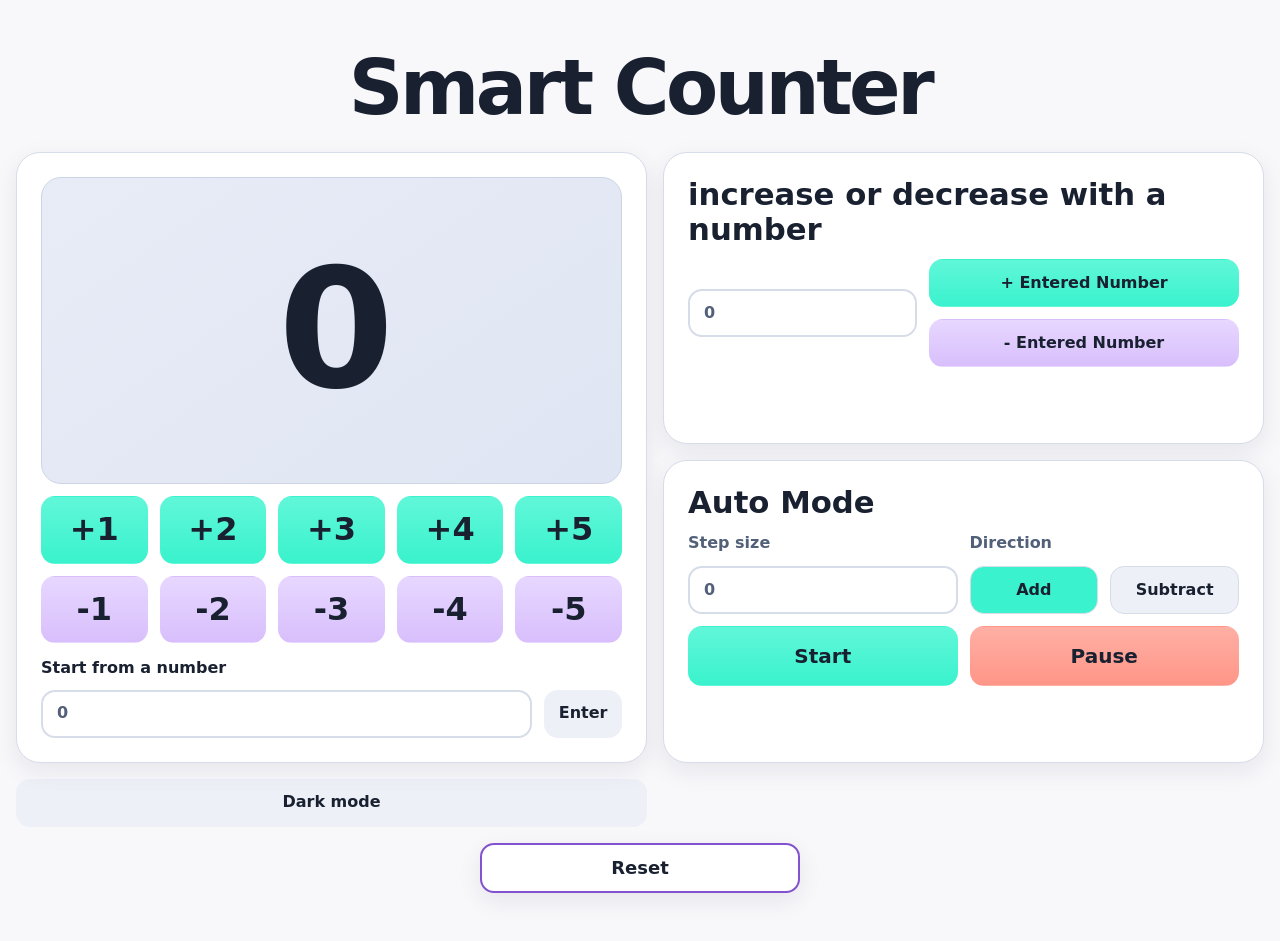
<file: 1.counter/index.html>
<!DOCTYPE html>
<html lang="en">

<head>
    <meta charset="UTF-8">
    <meta name="viewport" content="width=device-width, initial-scale=1.0">
    <title>Smart Counter</title>
    <link rel="icon" type="image/png" href="./favicon.png">
    <link rel="stylesheet" href="style.css">
</head>

<body>
    <main>
        <h1>Smart Counter</h1>
        <button class="theme_toggle" type="button">Dark mode</button>
        <section class="quick_actions">
            <h2 class="number_box"></h2>

            <h2>Start from a number</h2>
            <input class="number_input" type="number" placeholder="0">
            <button class="enter">Enter</button>

            <div class="plus_quick_actions">
                <button class="p_one">+1</button>
                <button class="p_two">+2</button>
                <button class="p_three">+3</button>
                <button class="p_four">+4</button>
                <button class="p_five">+5</button>
            </div>

            <div class="minus_quick_actions">
                <button class="m_one">-1</button>
                <button class="m_two">-2</button>
                <button class="m_three">-3</button>
                <button class="m_four">-4</button>
                <button class="m_five">-5</button>
            </div>
        </section>

        <section class="action_with_number">
            <h2>increase or decrease with a number</h2>
            <input class="specific_number" type="number" placeholder="0">
            <button class="plus_entered_number">+ Entered Number</button>
            <button class="minus_entered_number">- Entered Number</button>
        </section>

        <section class="auto_mode">
            <h2>Auto Mode</h2>

            <label for="auto_step_size">Step size</label>
            <input id="auto_step_size" class="auto_step_size" type="number" placeholder="0">

            <p>Direction</p>
            <input checked id="auto_add" name="auto_direction" type="radio" value="Add">
            <label for="auto_add">Add</label>
            <input id="auto_subtract" name="auto_direction" type="radio" value="Subtract">
            <label for="auto_subtract">Subtract</label>

            <button class="auto_start">Start</button>
            <button class="auto_pause">Pause</button>
        </section>

        <section>
            <button class="reset">Reset</button>
        </section>
    </main>

    <script src="script.js"></script>
</body>

</html>
</file>
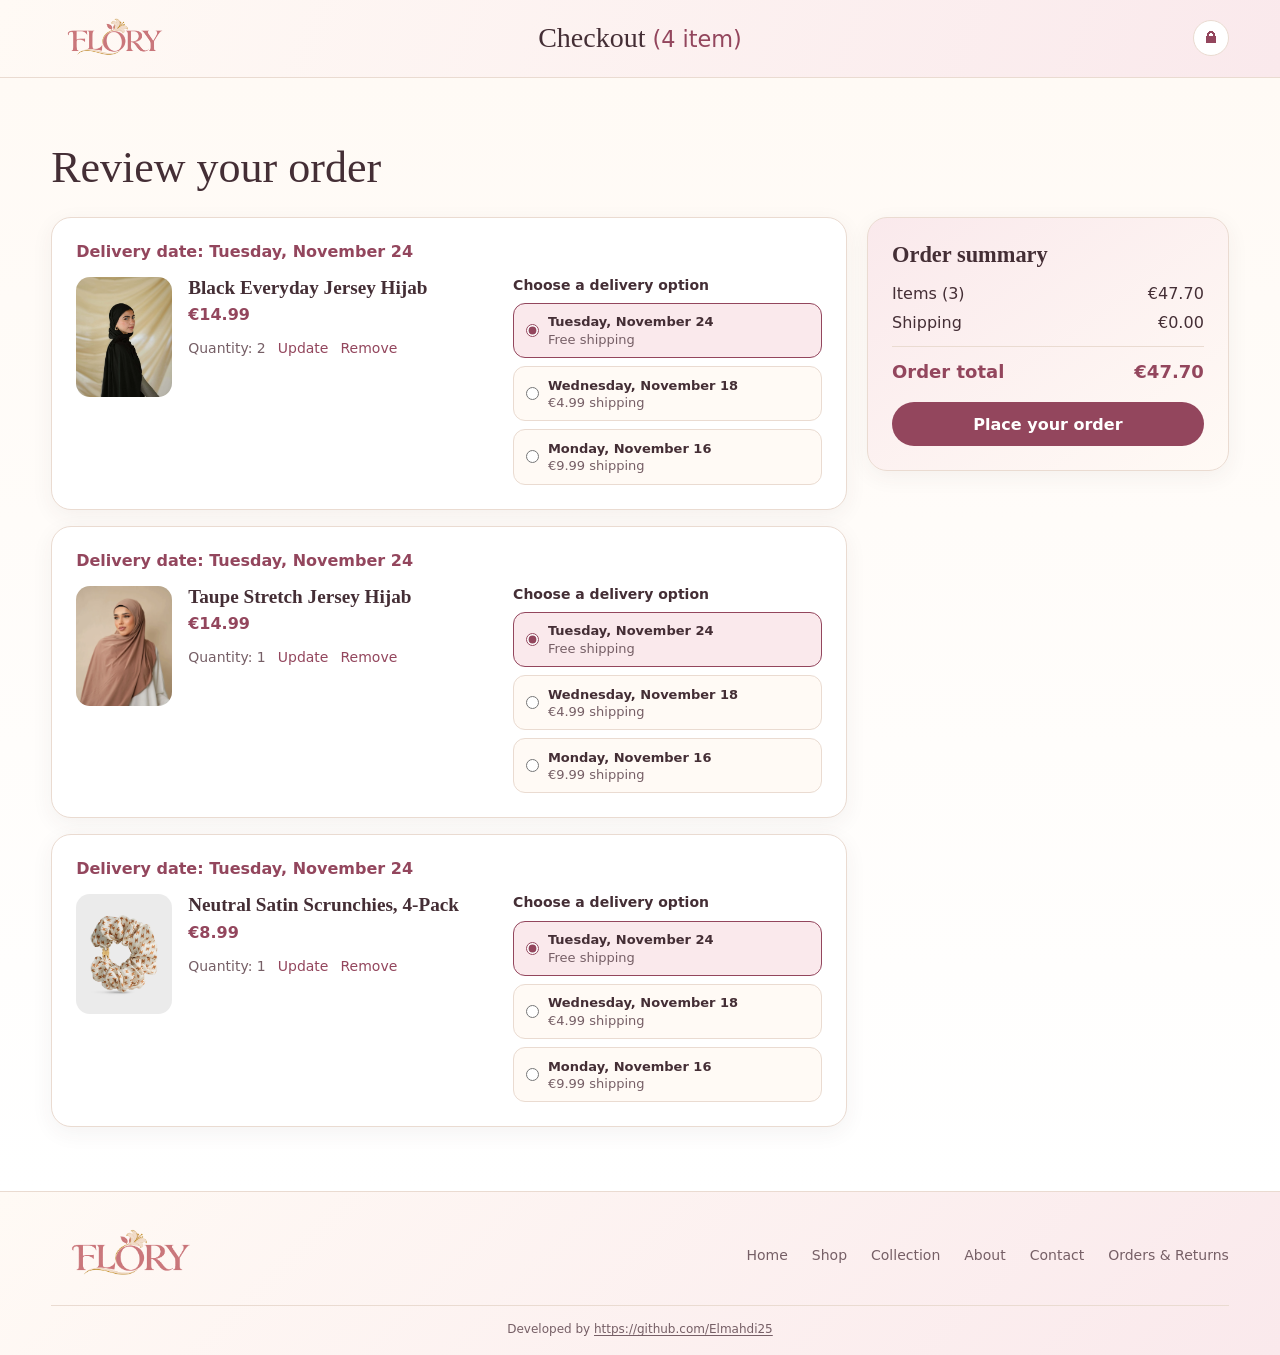
<file: 3.store-project/html/checkout.html>
<!DOCTYPE html>
<html lang="en">

<head>
    <meta charset="UTF-8">
    <meta name="viewport" content="width=device-width, initial-scale=1.0">
    <link rel="icon" type="image/png" href="../images/icons/flory-fav-icon.png">
    <link rel="stylesheet" href="../style/generale.css">

    <link rel="stylesheet" href="../style/pages/checkout.css">
    <link rel="stylesheet" href="../style/components/footer.css">
    <title>Checkout</title>
</head>

<body>
    <header class="checkout-header">
        <div class="checkout-header-inner">
            <a class="checkout-logo" href="../index.html">
                <img src="../images/flory-logo-background-removed.png" alt="FLORY home">
            </a>

            <h1 class="checkout-title">
                Checkout
                <span class="checkout-item-count js-checkout-item-count"></span>
            </h1>

            <span class="checkout-lock" aria-hidden="true">&#128274;&#65038;</span>
        </div>
    </header>


    <main class="checkout-main">
        <h2 class="checkout-section-title" id="review-heading">
            Review your order
        </h2>

        <div class="checkout-layout">
            <section class="checkout-items js-checkout-items" aria-labelledby="review-heading"></section>

            <aside class="order-summary" aria-labelledby="order-summary-heading">
                <h2 class="order-summary-title" id="order-summary-heading">Order summary</h2>

                <dl class="order-summary-details">
                    <div class="order-summary-row">
                        <dt>Items (<span class="js-summary-item-count">3</span>)</dt>
                        <dd class="js-summary-subtotal">€47.70</dd>
                    </div>

                    <div class="order-summary-row">
                        <dt>Shipping</dt>
                        <dd class="js-summary-shipping">€0.00</dd>
                    </div>

                    <div class="order-summary-row order-summary-total">
                        <dt>Order total</dt>
                        <dd class="js-summary-total">€47.70</dd>
                    </div>
                </dl>

                <button type="button" class="place-order-button js-place-order">
                    Place your order
                </button>
            </aside>
        </div>
    </main>
    <footer class="flory-footer">
        <div class="flory-footer-inner">
            <a class="flory-footer-brand" href="index.html" aria-label="FLORY home">
                <img src="../images/flory-logo-background-removed.png" alt="FLORY">
            </a>

            <nav class="flory-footer-nav" aria-label="Footer navigation">
                <ul class="flory-footer-links">
                    <li><a href="index.html">Home</a></li>
                    <li><a href="index.html#shop">Shop</a></li>
                    <li><a href="index.html#collection">Collection</a></li>
                    <li><a href="about.html">About</a></li>
                    <li><a href="contact.html">Contact</a></li>
                    <li><a href="orders.html">Orders &amp; Returns</a></li>
                </ul>
            </nav>

            <p class="flory-footer-credit">
                Developed by
                <a href="https://github.com/Elmahdi25">https://github.com/Elmahdi25</a>
            </p>
        </div>
    </footer>
    <script type="module" src="../script/checkout.js"></script>
</body>

</html>
</file>
<file: 1.counter/style.css>
/* 1. Colors and page layout */
body.dark_mode {
  color-scheme: dark;
  --page: #10141d;
  --card: #1c2230;
  --text: #f4f6fb;
  --muted: #b5bfd2;
  --border: #414b60;
}

body.dark_mode .number_box {
  background: linear-gradient(145deg, #252e40, #161d2a);
  border-color: var(--border);
}

body.dark_mode input[type="number"],
body.dark_mode .reset,
body.dark_mode .theme_toggle {
  background: #151c29;
}

body.dark_mode .reset,
body.dark_mode .theme_toggle {
  border-color: #a78bfa;
}

body.dark_mode .auto_mode input[type="radio"]:not(:checked) + label {
  background: #2a3447;
}

/* Keep dark text on the bright accent buttons and selected options. */
body.dark_mode .plus_quick_actions button,
body.dark_mode .minus_quick_actions button,
body.dark_mode .plus_entered_number,
body.dark_mode .minus_entered_number,
body.dark_mode .auto_start,
body.dark_mode .auto_pause,
body.dark_mode .auto_mode input[type="radio"]:checked + label {
  color: #192131;
}
:root {
  color-scheme: light;
  --page: #f8f7fa;
  --card: #ffffff;
  --text: #192131;
  --muted: #526079;
  --border: #d6dce8;
  --mint: #3af2cd;
  --lavender: #d8bffc;
  --coral: #ff9688;
  --purple: #8252cf;
  --shadow: 0 8px 24px rgb(31 41 66 / 8%);
}

* {
  box-sizing: border-box;
}

body {
  margin: 0;
  background: var(--page);
  color: var(--text);
  font-family: system-ui, "Segoe UI", sans-serif;
  line-height: 1.4;
}

main {
  width: min(calc(100% - 2rem), 90rem);
  margin-inline: auto;
  padding-block: clamp(1.5rem, 4vw, 3rem);
  display: grid;
  gap: 1rem;
}

h1 {
  margin: 0 0 0.5rem;
  text-align: center;
  font-size: clamp(2.25rem, 6vw, 4.75rem);
  line-height: 1.05;
  letter-spacing: -0.045em;
}

h2 {
  margin: 0;
  font-size: clamp(1.125rem, 2.4vw, 2rem);
  line-height: 1.15;
}

.quick_actions,
.action_with_number,
.auto_mode {
  min-width: 0;
  padding: clamp(0.875rem, 2vw, 1.5rem);
  background: var(--card);
  border: 1px solid var(--border);
  border-radius: 1.5rem;
  box-shadow: var(--shadow);
}

/* 2. Shared inputs and buttons */
button,
input {
  font: inherit;
}

input[type="number"] {
  width: 100%;
  min-width: 0;
  min-height: 3rem;
  padding: 0.625rem 0.875rem;
  border: 2px solid var(--border);
  border-radius: 0.875rem;
  background: white;
  color: var(--text);
  font-weight: 650;
}

input::placeholder {
  color: var(--muted);
  opacity: 1;
}

button {
  min-width: 0;
  min-height: 3rem;
  padding: 0.65rem 0.85rem;
  border: 1px solid transparent;
  border-radius: 0.875rem;
  background: #edf0f7;
  color: var(--text);
  font-weight: 750;
  overflow-wrap: anywhere;
  cursor: pointer;
  transition:
    transform 160ms ease,
    box-shadow 160ms ease;
}

.plus_quick_actions button,
.plus_entered_number,
.auto_start {
  background: linear-gradient(#60f7d9, var(--mint));
}

.minus_quick_actions button,
.minus_entered_number {
  background: linear-gradient(#e7d7ff, var(--lavender));
}

.auto_pause {
  background: linear-gradient(#ffafa4, var(--coral));
}

@media (hover: hover) {
  button:hover {
    transform: translateY(-2px);
    box-shadow: 0 5px 12px rgb(31 41 66 / 14%);
  }
}

button:active {
  transform: scale(0.98);
}

button:focus-visible,
input:focus-visible,
.auto_mode input[type="radio"]:focus-visible + label {
  outline: 3px solid var(--purple);
  outline-offset: 3px;
}

/* 3. Counter display and quick actions */
.quick_actions {
  display: grid;
  grid-template-columns: minmax(0, 1fr) auto;
  gap: 0.75rem;
  align-content: start;
}

.number_box,
.quick_actions > h2,
.plus_quick_actions,
.minus_quick_actions {
  grid-column: 1 / -1;
}

.number_box {
  grid-row: 1;
  display: grid;
  place-items: center;
  min-height: clamp(10rem, 24vw, 21rem);
  padding: 0.75rem;
  border: 1px solid #ccd5e5;
  border-radius: 1.25rem;
  background: linear-gradient(145deg, #e8ecf7, #dfe5f2);
  font-size: clamp(4.5rem, 13vw, 12rem);
  font-variant-numeric: tabular-nums;
  line-height: 1;
  letter-spacing: -0.055em;
  overflow-wrap: anywhere;
}

.plus_quick_actions {
  grid-row: 2;
}

.minus_quick_actions {
  grid-row: 3;
}

.plus_quick_actions,
.minus_quick_actions {
  display: grid;
  grid-template-columns: repeat(5, minmax(0, 1fr));
  gap: clamp(0.3rem, 1vw, 0.75rem);
}

.plus_quick_actions button,
.minus_quick_actions button {
  min-height: clamp(2.75rem, 5vw, 4.5rem);
  padding-inline: 0.15rem;
  font-size: clamp(0.95rem, 2.5vw, 2rem);
}

.quick_actions > h2:not(.number_box) {
  grid-row: 4;
  margin-top: 0.25rem;
  font-size: 1rem;
}

.quick_actions > .number_input,
.quick_actions > .enter {
  grid-row: 5;
}

/* 4. Entered-number controls */
.action_with_number {
  display: grid;
  gap: 0.75rem;
  align-content: start;
}

/* 5. Auto Mode */
.auto_mode {
  position: relative;
  display: grid;
  grid-template-columns: repeat(2, minmax(0, 1fr));
  gap: 0.75rem;
  align-content: start;
}

.auto_mode h2,
.auto_mode label[for="auto_step_size"],
.auto_step_size,
.auto_mode p {
  grid-column: 1 / -1;
}

.auto_mode p,
.auto_mode label[for="auto_step_size"] {
  margin: 0;
  color: var(--muted);
  font-weight: 700;
}

/* Keep the radios keyboard-accessible while styling their labels. */
.auto_mode input[type="radio"] {
  position: absolute;
  width: 1px;
  height: 1px;
  margin: 0;
  clip-path: inset(50%);
}

.auto_mode input[type="radio"] + label {
  display: grid;
  place-items: center;
  min-height: 3rem;
  padding: 0.45rem;
  border: 1px solid var(--border);
  border-radius: 0.875rem;
  background: #edf0f7;
  font-weight: 750;
  text-align: center;
  cursor: pointer;
}

#auto_add:checked + label {
  background: var(--mint);
}

#auto_subtract:checked + label {
  background: var(--lavender);
}

/* 6. Reset */
main > section:last-child {
  display: flex;
  justify-content: center;
}

.reset {
  width: min(100%, 20rem);
  border: 2px solid var(--purple);
  background: white;
  box-shadow: var(--shadow);
  font-size: 1.125rem;
}

/* 7. Desktop layout */
@media (min-width: 56rem) {
  main {
    grid-template-columns: 1.05fr 1fr;
  }

  main > h1,
  main > section:last-child {
    grid-column: 1 / -1;
  }

  .quick_actions {
    grid-column: 1;
    grid-row: 2 / 4;
  }

  .action_with_number {
    grid-column: 2;
    grid-row: 2;
    grid-template-columns: minmax(0, 0.85fr) minmax(0, 1.15fr);
  }

  .action_with_number h2 {
    grid-column: 1 / -1;
  }

  .specific_number {
    grid-column: 1;
    grid-row: 2 / 4;
    align-self: center;
  }

  .plus_entered_number,
  .minus_entered_number {
    grid-column: 2;
  }

  .auto_mode {
    grid-column: 2;
    grid-row: 3;
    grid-template-columns: repeat(4, minmax(0, 1fr));
  }

  .auto_mode label[for="auto_step_size"] {
    grid-column: 1 / 3;
    grid-row: 2;
  }

  .auto_mode p {
    grid-column: 3 / 5;
    grid-row: 2;
  }

  .auto_step_size {
    grid-column: 1 / 3;
    grid-row: 3;
  }

  .auto_mode label[for="auto_add"] {
    grid-column: 3;
    grid-row: 3;
  }

  .auto_mode label[for="auto_subtract"] {
    grid-column: 4;
    grid-row: 3;
  }

  .auto_start,
  .auto_pause {
    grid-column: span 2;
    grid-row: 4;
    min-height: 3.75rem;
    font-size: 1.25rem;
  }
}

@media (prefers-reduced-motion: reduce) {
  button {
    transition: none;
  }

  button:hover,
  button:active {
    transform: none;
  }
}
</file>
<file: 3.store-project/style/generale.css>
:root {
  --cream: #fffaf5;
  --white: #fff;
  --blush: #fae9ec;
  --beige: #eadbd1;
  --rose: #93465d;
  --gold: #a97b3f;
  --ink: #442e35;
  --muted: #765f66;
}

* {
  box-sizing: border-box;
}

body {
  margin: 0;
  color: var(--ink);
  font-family: "DM Sans", system-ui, sans-serif;
}
</file>
<file: 3.store-project/style/pages/checkout.css>
.checkout-header {
  background: linear-gradient(110deg, var(--cream), var(--blush));
  border-bottom: 1px solid var(--beige);
}

.checkout-header-inner {
  display: grid;
  grid-template-columns: minmax(0, 1fr) auto minmax(0, 1fr);
  align-items: center;
  gap: 0.75rem;
  max-width: 80rem;
  margin-inline: auto;
  padding: 0.875rem clamp(1rem, 4vw, 3.5rem);
}

.checkout-logo {
  justify-self: start;
  min-width: 0;
  border-radius: 0.375rem;
}

.checkout-logo img {
  display: block;
  width: clamp(4rem, 14vw, 8rem);
  max-width: 100%;
  height: auto;
}

.checkout-logo:focus-visible {
  outline: 2px solid var(--rose);
  outline-offset: 4px;
}

.checkout-title {
  margin: 0;
  color: var(--ink);
  font-family: Georgia, serif;
  font-size: clamp(1.125rem, 3vw, 1.75rem);
  font-weight: 500;
  text-align: center;
}

.checkout-item-count {
  color: var(--rose);
  font-family: "DM Sans", system-ui, sans-serif;
  font-size: 0.8em;
}

.checkout-lock {
  display: grid;
  place-items: center;
  justify-self: end;
  width: 2.25rem;
  height: 2.25rem;
  border: 1px solid var(--beige);
  border-radius: 50%;
  background: var(--white);
  color: var(--rose);
  font-size: 1rem;
  line-height: 1;
}

@media (max-width: 24rem) {
  .checkout-item-count {
    display: block;
    margin-top: 0.2rem;
  }
}


.checkout-main {
  min-height: 100vh;
  padding: clamp(2rem, 5vw, 4rem) clamp(1rem, 4vw, 3.5rem);
  background: linear-gradient(180deg, var(--cream), var(--white));
}

.checkout-section-title,
.checkout-layout {
  max-width: 80rem;
  margin-inline: auto;
}

.checkout-section-title,
.order-summary-title,
.checkout-product-name {
  color: var(--ink);
  font-family: Georgia, serif;
}

.checkout-section-title {
  margin-block: 0 1.5rem;
  font-size: clamp(1.75rem, 4vw, 2.75rem);
  font-weight: 500;
}

.checkout-layout {
  display: grid;
  grid-template-columns: minmax(0, 2.2fr) minmax(17rem, 1fr);
  align-items: start;
  gap: 1.25rem;
}

.checkout-items {
  display: grid;
  gap: 1rem;
}

/* Product cards */
.checkout-item,
.order-summary {
  padding: clamp(1rem, 2.5vw, 1.5rem);
  border: 1px solid var(--beige);
  border-radius: 1.25rem;
  box-shadow: 0 6px 22px rgb(68 46 53 / 6%);
}

.checkout-item {
  background: var(--white);
}

.checkout-delivery-date {
  margin: 0 0 1rem;
  color: var(--rose);
  font-weight: 700;
}

.checkout-item-content {
  display: grid;
  grid-template-columns: minmax(0, 6rem) minmax(0, 1fr) minmax(10rem, 1fr);
  align-items: start;
  gap: 1rem;
}

.checkout-product-image {
  display: block;
  width: 100%;
  aspect-ratio: 4 / 5;
  object-fit: cover;
  border-radius: 0.875rem;
  background: var(--blush);
}

.checkout-product-name {
  margin: 0;
  font-size: 1.2rem;
  overflow-wrap: anywhere;
}

.checkout-product-price {
  margin: 0.4rem 0 0.65rem;
  color: var(--rose);
  font-weight: 700;
}

.checkout-product-actions {
  display: flex;
  flex-wrap: wrap;
  align-items: center;
  gap: 0.35rem 0.75rem;
  color: var(--muted);
  font-size: 0.875rem;
}

.checkout-product-actions button {
  padding: 0.35rem 0;
  border: 0;
  background: transparent;
  color: var(--rose);
  font: inherit;
  
  cursor: pointer;
}

.checkout-quantity-input {
  width: 4rem;
  min-height: 2.25rem;
  padding: 0.25rem 0.55rem;
  border: 1px solid var(--beige);
  border-radius: 0.65rem;
  background: var(--cream);
  color: var(--ink);
  font: inherit;
}

.checkout-product-actions .save-quantity-link {
  min-height: 2.25rem;
  padding: 0.25rem 0.85rem;
  border: 1px solid var(--beige);
  border-radius: 999px;
  background: var(--blush);
  color: var(--rose);
  font-weight: 700;
  text-decoration: none;
}

.checkout-product-actions .save-quantity-link:hover {
  border-color: var(--rose);
  background: var(--rose);
  color: var(--white);
}
/* Delivery options */
.checkout-delivery-options {
  display: grid;
  gap: 0.5rem;
  min-inline-size: 0;
  margin: 0;
  padding: 0;
  border: 0;
}

.checkout-delivery-options legend {
  margin-bottom: 0.65rem;
  padding: 0;
  font-size: 0.875rem;
  font-weight: 700;
}

.checkout-delivery-option {
  display: grid;
  grid-template-columns: auto minmax(0, 1fr);
  gap: 0.15rem 0.55rem;
  padding: 0.65rem 0.75rem;
  border: 1px solid var(--beige);
  border-radius: 0.75rem;
  background: var(--cream);
  cursor: pointer;
}

.checkout-delivery-option:has(input:checked) {
  border-color: var(--rose);
  background: var(--blush);
}

.checkout-delivery-option input {
  grid-row: 1 / span 2;
  align-self: center;
  margin: 0;
  accent-color: var(--rose);
}

.checkout-delivery-option span {
  grid-column: 2;
  font-size: 0.8125rem;
}

.checkout-delivery-option span:first-of-type {
  font-weight: 700;
}

.checkout-delivery-option span:last-of-type {
  color: var(--muted);
}

/* Order summary */
.order-summary {
  background: linear-gradient(145deg, var(--blush), var(--cream));
}

.order-summary-title {
  margin: 0 0 1rem;
  font-size: 1.4rem;
}

.order-summary-details {
  display: grid;
  gap: 0.65rem;
  margin: 0 0 1.25rem;
}

.order-summary-row {
  display: flex;
  justify-content: space-between;
  gap: 1rem;
}

.order-summary-row dd {
  margin: 0;
  text-align: right;
  font-variant-numeric: tabular-nums;
}

.order-summary-total {
  margin-top: 0.25rem;
  padding-top: 0.875rem;
  border-top: 1px solid var(--beige);
  color: var(--rose);
  font-size: 1.125rem;
  font-weight: 700;
}

.place-order-button {
  width: 100%;
  min-height: 2.75rem;
  padding: 0.75rem 1rem;
  border: 0;
  border-radius: 999px;
  background: var(--rose);
  color: var(--white);
  font: inherit;
  font-weight: 700;
  cursor: pointer;
}

.place-order-button:hover {
  background: var(--ink);
}

.checkout-main :is(button, input):focus-visible {
  outline: 2px solid var(--rose);
  outline-offset: 3px;
}

/* Tablet and phone layouts */
@media (max-width: 54rem) {
  .checkout-layout {
    grid-template-columns: minmax(0, 1fr);
  }
}

@media (max-width: 36rem) {
  .checkout-item-content {
    grid-template-columns: 4.75rem minmax(0, 1fr);
    gap: 0.875rem;
  }

  .checkout-delivery-options {
    grid-column: 1 / -1;
  }
}
</file>
<file: 3.store-project/style/components/footer.css>
.flory-footer {
  padding: 2rem clamp(1rem, 4vw, 3.5rem) 1rem;
  border-top: 1px solid var(--beige, #eadbd1);
  background: linear-gradient(
    135deg,
    var(--cream, #fffaf5),
    var(--blush, #fae9ec)
  );
  color: var(--muted, #765f66);
}

.flory-footer-inner {
  display: grid;
  grid-template-columns: auto minmax(0, 1fr);
  align-items: center;
  gap: 1.25rem 2rem;
  max-width: 80rem;
  margin-inline: auto;
}

.flory-footer a {
  color: inherit;
  text-decoration: none;
}

.flory-footer a:hover {
  color: var(--rose, #93465d);
  text-decoration: underline;
  text-underline-offset: 0.25em;
}

.flory-footer a:focus-visible {
  outline: 2px solid var(--rose, #93465d);
  outline-offset: 3px;
  border-radius: 0.2rem;
}

.flory-footer .flory-footer-brand {
  justify-self: start;
}

.flory-footer-brand img {
  display: block;
  width: clamp(7rem, 15vw, 10rem);
  height: auto;
}

@media (max-width: 48rem) {
  .flory-footer .flory-footer-brand {
    justify-self: center;
  }
}

.flory-footer-nav {
  justify-self: end;
}

.flory-footer-links {
  display: flex;
  flex-wrap: wrap;
  justify-content: flex-end;
  gap: 0.25rem clamp(0.875rem, 2vw, 1.5rem);
  margin: 0;
  padding: 0;
  list-style: none;
}

.flory-footer-links a {
  display: inline-flex;
  align-items: center;
  min-height: 2.75rem;
  font-size: 0.875rem;
}

.flory-footer-credit {
  grid-column: 1 / -1;
  margin: 0;
  padding-top: 0.875rem;
  border-top: 1px solid var(--beige, #eadbd1);
  font-size: 0.75rem;
  line-height: 1.6;
  text-align: center;
  overflow-wrap: anywhere;
}

.flory-footer-credit a {
  text-decoration: underline;
  text-underline-offset: 0.2em;
}

/* Tablet and mobile */
@media (max-width: 48rem) {
  .flory-footer-inner {
    grid-template-columns: minmax(0, 1fr);
    justify-items: center;
    gap: 0.75rem;
  }

  .flory-footer-nav {
    justify-self: center;
  }

  .flory-footer-links {
    justify-content: center;
  }

  .flory-footer-credit {
    width: 100%;
  }
}

/* Small phones */
@media (max-width: 30rem) {
  .flory-footer-links {
    display: grid;
    grid-template-columns: repeat(2, minmax(0, 1fr));
    column-gap: 1.25rem;
    text-align: center;
  }
}
</file>
